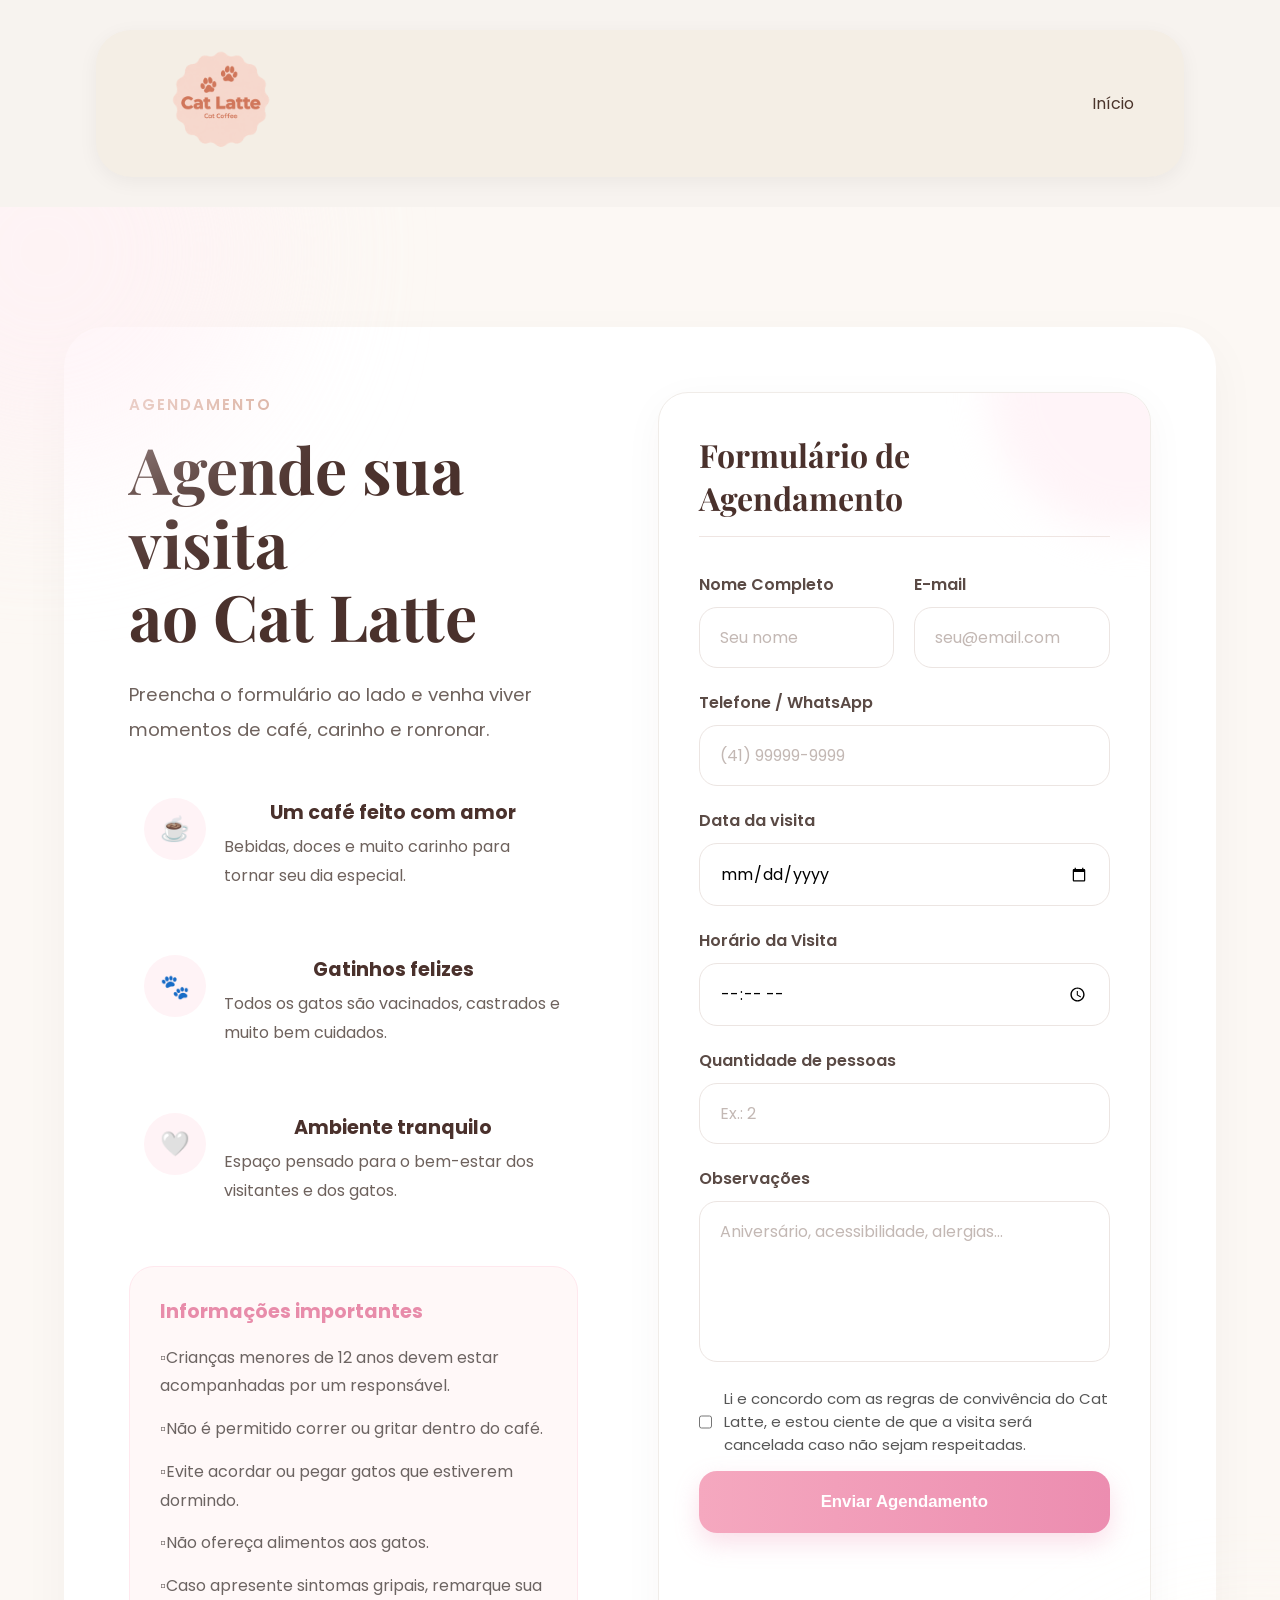
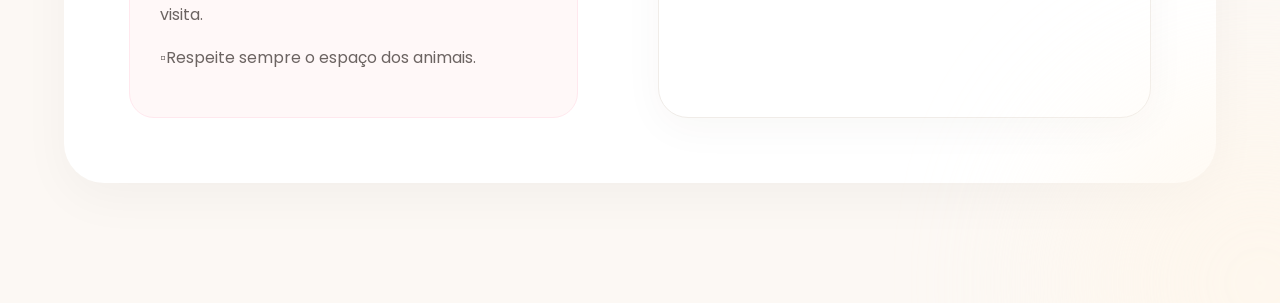
<file: agendamento.html>
<!DOCTYPE html>
<html lang="pt-br">
<head>
    <meta charset="UTF-8">
    <meta name="viewport" content="width=device-width, initial-scale=1.0">
    <title>Agendamento | Cat Latte</title>
    <link rel="stylesheet" href="style.css">

    <link rel="preconnect" href="https://fonts.googleapis.com">
    <link rel="preconnect" href="https://fonts.gstatic.com" crossorigin>
    <link rel="icon" type="image/png" href="icon.png">


    <link href="https://fonts.googleapis.com/css2?family=Playfair+Display:wght@400;500;600;700&family=Poppins:wght@300;400;500&family=Parisienne&display=swap" rel="stylesheet">

    <style>
        /* Estilos do modal de confirmação */
        .confirmacao-overlay {
            display: none;
            position: fixed;
            top: 0; left: 0;
            width: 100%; height: 100%;
            background: rgba(74, 52, 43, 0.5);
            backdrop-filter: blur(8px);
            z-index: 9999;
            justify-content: center;
            align-items: center;
            animation: fadeInOverlay 0.4s ease;
        }

        .confirmacao-overlay.ativo {
            display: flex;
        }

        .confirmacao-card {
            background: #fff;
            border-radius: 35px;
            padding: 60px 50px;
            max-width: 520px;
            width: 90%;
            text-align: center;
            box-shadow: 0 25px 60px rgba(0,0,0,0.15);
            animation: slideUp 0.5s cubic-bezier(0.34, 1.56, 0.64, 1);
        }

        .confirmacao-card .icone-sucesso {
            font-size: 4rem;
            margin-bottom: 20px;
            animation: bounce 0.6s ease 0.3s both;
        }

        .confirmacao-card h2 {
            font-family: 'Playfair Display', serif;
            color: #4A312C;
            font-size: 2rem;
            margin-bottom: 15px;
        }

        .confirmacao-card p {
            color: #6E625D;
            font-size: 1.05rem;
            line-height: 1.8;
            margin-bottom: 10px;
        }

        .confirmacao-card .nome-destaque {
            color: #EC8DB0;
            font-weight: 600;
        }

        .confirmacao-card .info-agendamento {
            background: #FFF7F9;
            border: 1px solid #FDE1EA;
            border-radius: 18px;
            padding: 20px;
            margin: 25px 0;
            text-align: left;
        }

        .confirmacao-card .info-agendamento p {
            margin-bottom: 5px;
            font-size: 0.95rem;
        }

        .confirmacao-card .btn-voltar {
            display: inline-block;
            background: linear-gradient(90deg, #F5A8BF, #EC8DB0);
            color: #fff;
            text-decoration: none;
            padding: 16px 40px;
            border-radius: 18px;
            font-size: 1.05rem;
            font-weight: 600;
            transition: 0.35s;
            margin-top: 15px;
            border: none;
            cursor: pointer;
            box-shadow: 0 10px 25px rgba(236,141,176,0.28);
        }

        .confirmacao-card .btn-voltar:hover {
            transform: translateY(-4px);
            box-shadow: 0 18px 40px rgba(236,141,176,0.35);
        }

        @keyframes fadeInOverlay {
            from { opacity: 0; }
            to { opacity: 1; }
        }

        @keyframes slideUp {
            from { opacity: 0; transform: translateY(40px) scale(0.95); }
            to { opacity: 1; transform: translateY(0) scale(1); }
        }

        @keyframes bounce {
            0% { transform: scale(0); }
            50% { transform: scale(1.2); }
            100% { transform: scale(1); }
        }
    </style>
</head>
<body>
    <header>
        <div class="logo">
            <img src="logo.png" alt="" width="150">
        </div>

       <nav>
    <a href="index.html">Início</a>
</nav>
    </header>

    
    <section class="agendamento" id="agendamento">
        <div class="agendamento-container">

            <!-- Lado Esquerdo -->
            <div class="info">
                <span class="subtitulo">AGENDAMENTO</span>

                <h2>
                    Agende sua visita <br>
                    ao <span>Cat Latte</span> 
                </h2>

                <p>
                    Preencha o formulário ao lado e venha viver
                    momentos de café, carinho e ronronar.
                </p>

                <div class="card-info">
                    <div class="icone">☕</div>
                    <div>
                        <h4>Um café feito com amor</h4>
                        <p>Bebidas, doces e muito carinho para tornar seu dia especial.</p>
                    </div>
                </div>

                <div class="card-info">
                    <div class="icone">🐾</div>
                    <div>
                        <h4>Gatinhos felizes</h4>
                        <p>Todos os gatos são vacinados, castrados e muito bem cuidados.</p>
                    </div>
                </div>

                <div class="card-info">
                    <div class="icone">🤍</div>
                    <div>
                        <h4>Ambiente tranquilo</h4>
                        <p>Espaço pensado para o bem-estar dos visitantes e dos gatos.</p>
                    </div>
                </div>

                <div class="aviso">
                    <h3>Informações importantes</h3>
                    <ul>
                        <li> ▫️Crianças menores de 12 anos devem estar acompanhadas por um responsável.</li>
                        <li> ▫️Não é permitido correr ou gritar dentro do café.</li>
                        <li> ▫️Evite acordar ou pegar gatos que estiverem dormindo.</li>
                        <li> ▫️Não ofereça alimentos aos gatos.</li>
                        <li> ▫️Caso apresente sintomas gripais, remarque sua visita.</li>
                        <li> ▫️Respeite sempre o espaço dos animais.</li>
                    </ul>
                </div>
            </div>

            <!-- Lado Direito -->
            <div class="formulario">
                <h3>Formulário de Agendamento</h3>

                <form id="form-agendamento" onsubmit="return enviarAgendamento(event)">

                    <div class="duas-colunas">
                        <div class="campo">
                            <label>Nome Completo</label>
                            <input type="text" name="nome" placeholder="Seu nome" required>
                        </div>

                        <div class="campo">
                            <label>E-mail</label>
                            <input type="email" name="email" placeholder="seu@email.com" required>
                        </div>
                    </div>

                    <div class="campo">
                        <label>Telefone / WhatsApp</label>
                        <input type="text" name="telefone" placeholder="(41) 99999-9999" required>
                    </div>

                    <div class="campo">
                        <label>Data da visita</label>
                        <input type="date" name="data_visita" required>
                    </div>

                    <div class="campo">
                        <label>Horário da Visita</label>
                        <input type="time" id="horario" name="horario" required>
                    </div>

                    <div class="campo">
                        <label>Quantidade de pessoas</label>
                        <input type="number" name="qtd_pessoas" placeholder="Ex.: 2" min="1" required>
                    </div>

                    <div class="campo">
                        <label>Observações</label>
                        <textarea name="observacoes" rows="5" placeholder="Aniversário, acessibilidade, alergias..."></textarea>
                    </div>

                    <div class="checkbox-container">
                        <label>
                            <input type="checkbox" required>
                            Li e concordo com as regras de convivência do Cat Latte, e estou ciente de que a visita será cancelada caso não sejam respeitadas.
                        </label>
                    </div>

                    <button type="submit">Enviar Agendamento</button>

                </form>
            </div>

        </div>
    </section>

    <!-- Modal de Confirmação -->
    <div class="confirmacao-overlay" id="confirmacao-overlay">
        <div class="confirmacao-card">
            <div class="icone-sucesso">🐾</div>
            <h2>Agendamento Confirmado!</h2>
            <p>Obrigado, <span class="nome-destaque" id="conf-nome"></span>!</p>
            <div class="info-agendamento">
                <p>📅 <strong>Data:</strong> <span id="conf-data"></span></p>
                <p>🕐 <strong>Horário:</strong> <span id="conf-hora"></span></p>
                <p>👥 <strong>Pessoas:</strong> <span id="conf-pessoas"></span></p>
            </div>
            <p>Estamos ansiosos para recebê-lo! ☕✨</p>
            <a href="index.html" class="btn-voltar">Voltar ao Início</a>
        </div>
    </div>

    <script>
        function enviarAgendamento(event) {
            event.preventDefault();

            const form = document.getElementById('form-agendamento');
            const nome = form.querySelector('[name="nome"]').value;
            const dataVisita = form.querySelector('[name="data_visita"]').value;
            const horario = form.querySelector('[name="horario"]').value;
            const qtdPessoas = form.querySelector('[name="qtd_pessoas"]').value;

            // Formata a data para exibição (DD/MM/AAAA)
            const partes = dataVisita.split('-');
            const dataFormatada = partes[2] + '/' + partes[1] + '/' + partes[0];

            // Preenche o modal de confirmação
            document.getElementById('conf-nome').textContent = nome;
            document.getElementById('conf-data').textContent = dataFormatada;
            document.getElementById('conf-hora').textContent = horario;
            document.getElementById('conf-pessoas').textContent = qtdPessoas;

            // Exibe o modal
            document.getElementById('confirmacao-overlay').classList.add('ativo');

            // Reseta o formulário
            form.reset();

            return false;
        }

        // Fecha o modal ao clicar fora do card
        document.getElementById('confirmacao-overlay').addEventListener('click', function(e) {
            if (e.target === this) {
                this.classList.remove('ativo');
            }
        });
    </script>

</body>
</html>
</file>
<file: style.css>
/* ===== RESET ===== */
*{
    margin:0;
    padding:0;
    box-sizing:border-box;
}

html{
    scroll-behavior:smooth;
}

/* ===== CORES ===== */
:root{
    --bg:#F7F3EF;
    --bege:#F4EEE5;
    --rosa:#F8EAEA;
    --rosa-escuro:#D7A6B2;
    --marrom:#4A342B;
    --texto:#6A625D;
    --branco:#FFFFFF;
}

/* ===== BODY ===== */
body{
    background:var(--bg);
    font-family:'Poppins', sans-serif;
    color:var(--texto);
    overflow-x:hidden;
}

/* ===== ESPAÇAMENTO DAS SEÇÕES ===== */
section{
    padding:100px 0;
}

/* ===== HEADER ===== */
header{
    width:85%;
    margin:30px auto;
    background:var(--bege);
    padding:20px 50px;
    border-radius:35px;

    display:flex;
    justify-content:space-between;
    align-items:center;

    box-shadow:0 5px 20px rgba(0,0,0,.05);
}

.logo h1{
    font-family:'Playfair Display', serif;
    color:var(--marrom);
    font-size:42px;
}

/* ===== MENU ===== */
nav{
    display:flex;
    align-items:center;
    gap:30px;
}

nav a{
    text-decoration:none;
    color:var(--marrom);
    transition:.3s;
}

nav a:hover{
    color:var(--rosa-escuro);
}

/* ===== BOTÃO MENU ===== */
.btn-nav{
    background:var(--rosa);
    padding:14px 25px;
    border-radius:30px;
    font-weight:500;
}

.btn-nav:hover{
    background:var(--rosa-escuro);
    color:white;
}

/* ===== HERO ===== */
.hero{
    width:85%;
    margin:auto;

    display:flex;
    justify-content:space-between;
    align-items:center;
    gap:100px;
}

.hero-text{
    flex:1;
}

.hero-text h2{
    font-family:'Playfair Display', serif;
    color:var(--marrom);
    font-size:65px;
    margin-bottom:30px;
}

.hero-text p{
    font-size:18px;
    line-height:2;
    margin-bottom:45px;
    max-width:500px;
    text-align:center;
}

.hero-image{
    flex:1;
    display:flex;
    justify-content:center;
}

.hero-image img{
    width:450px;
    height:450px;
    object-fit:cover;
    border-radius:50%;
    box-shadow:0 15px 30px rgba(0,0,0,.12);
}

/* ===== BOTÕES ===== */
.botao{
    display:inline-block;
    background:var(--marrom);
    color:white;
    text-decoration:none;
    padding:18px 35px;
    border-radius:40px;
    transition:.3s;
    text-align:center;
}

.botao:hover{
    transform:translateY(-5px);
    background:var(--rosa-escuro);
}

/* ===== SOBRE ===== */
.sobre-home{
    width:85%;
    margin:auto;

    background:var(--branco);
    border-radius:50px;
    padding:80px;

    display:flex;
    align-items:center;
    justify-content:space-between;
    gap:100px;

    box-shadow:0 10px 25px rgba(0,0,0,.05);
}

.sobre-texto{
    flex:1;
}

.sobre-texto h2{
    font-family:'Playfair Display', serif;
    color:var(--marrom);
    font-size:50px;
    margin-bottom:35px;
}

.sobre-texto p{
    line-height:2;
    margin-bottom:20px;
}

.sobre-imagem{
    flex:1;
}

.sobre-imagem img{
    width:100%;
    border-radius:40px;
}

/* ===== TITULOS ===== */
.titulo-secao{
    text-align:center;
    margin-bottom:70px;
}

.titulo-secao h2{
    font-family:'Playfair Display', serif;
    font-size:55px;
    color:var(--marrom);
    margin-bottom:15px;
}

.titulo-secao p{
    font-size:18px;
}

/* ===== GATINHOS ===== */
.destaque-gatos{
    background:var(--rosa);
    margin-top:120px;
}

.cards-gatos{
    width:85%;
    margin:auto;

    display:grid;
    grid-template-columns:repeat(auto-fit,minmax(250px,1fr));
    gap:40px;
}

.card{
    background:white;
    border-radius:35px;
    padding:25px;
    text-align:center;

    box-shadow:0 10px 25px rgba(0,0,0,.08);
    transition:.3s;
}

.card:hover{
    transform:translateY(-10px);
}

.card img{
    width:100%;
    height:280px;
    object-fit:cover;
    border-radius:25px;
    margin-bottom:20px;
}

.card h3{
    font-family:'Playfair Display', serif;
    color:var(--marrom);
    margin-bottom:10px;
}

/* ===== CARDÁPIO ===== */
.cardapio{
    width:85%;
    margin:auto;
}

.cards-comidas{
    display:grid;
    grid-template-columns:repeat(auto-fit,minmax(250px,1fr));
    gap:40px;
}

.food-card{
    background:white;
    border-radius:35px;
    overflow:hidden;

    box-shadow:0 10px 25px rgba(0,0,0,.08);
    transition:.3s;
}

.food-card:hover{
    transform:translateY(-10px);
}

.food-card img{
    width:100%;
    height:250px;
    object-fit:cover;
}

.food-card h3{
    padding:25px 25px 10px;
    font-family:'Playfair Display', serif;
    color:var(--marrom);
}

.food-card span{
    display:block;
    padding:0 25px 30px;
    color:var(--rosa-escuro);
    font-weight:600;
}

/* ===== AGENDAMENTO ===== */
.agendamento-home{
    width:85%;
    margin:120px auto;

    background:var(--bege);
    border-radius:50px;
    padding:80px;

    display:flex;
    align-items:center;
    justify-content:space-between;
    gap:100px;
}

.agendamento-texto{
    flex:1;
}

.agendamento-texto h2{
    font-family:'Playfair Display', serif;
    color:var(--marrom);
    font-size:50px;
    margin-bottom:30px;
}

.agendamento-texto p{
    line-height:2;
    margin-bottom:40px;
}

.agendamento-imagem{
    flex:1;
}

.agendamento-imagem img{
    width:100%;
    border-radius:40px;
}

/* ===== FOOTER ===== */
footer{
    background:var(--marrom);
    color:white;
    text-align:center;
    padding:35px;
    margin-top:100px;
}

/* ===== RESPONSIVO ===== */
@media(max-width:900px){

    header{
        flex-direction:column;
        gap:25px;
        padding:30px;
    }

    nav{
        flex-wrap:wrap;
        justify-content:center;
    }

    .hero,
    .sobre-home,
    .agendamento-home{
        flex-direction:column;
        text-align:center;
    }

    .hero-text h2{
        font-size:45px;
    }

    .sobre-texto h2,
    .agendamento-texto h2,
    .titulo-secao h2{
        font-size:40px;
    }

    .hero-image img{
        width:320px;
        height:320px;
    }
}

/* ===== AGENDAMENTO ===== */
    

.agendamento{
    width:100%;
    padding:120px 0;
    background:#FCF8F4;
}

.agendamento-container{

    width:min(1400px,90%);
    margin:auto;

    display:grid;
    grid-template-columns:1fr 1.1fr;
    gap:80px;

    background:#fff;

    border-radius:40px;

    padding:65px;

    box-shadow:
    0 15px 50px rgba(0,0,0,.04);

}

.subtitulo{

    font-size:.95rem;

    font-weight:600;

    letter-spacing:2px;

    color:#D8AE9C;

    text-transform:uppercase;

}

.info h2{

    font-family:"Playfair Display",serif;

    font-size:4rem;

    line-height:1.15;

    color:#4A312C;

    margin:15px 0 25px;

}

.info h2 span{

    color:#4A312C;

}

.info p{

    color:#6E625D;

    font-size:1.15rem;

    line-height:1.9;

    max-width:520px;

}

.card-info{

    display:flex;

    align-items:flex-start;

    gap:18px;

    margin-top:35px;

}

.icone{

    width:62px;

    height:62px;

    border-radius:50%;

    background:#FFF3F6;

    color:#F58DB2;

    display:flex;

    justify-content:center;

    align-items:center;

    font-size:1.5rem;

    flex-shrink:0;

}

.card-info h4{

    color:#4A312C;

    font-size:1.2rem;

    margin-bottom:6px;

}

.card-info p{

    font-size:1rem;

    line-height:1.8;

}
.aviso{

    margin-top:45px;
    background:#FFF8F8;
    border:1px solid #FFE8EE;
    border-radius:25px;
    padding:30px;

}

.aviso h3{

    color:#E88CAA;
    margin-bottom:18px;
    font-size:1.2rem;

}

.aviso ul{

    list-style:none;

}

.aviso li{

    margin:14px 0;
    color:#6C6462;
    line-height:1.8;

}

.formulario{

    background:#fff;
    border:1px solid #F0ECE8;
    border-radius:30px;
    padding:40px;

}

.formulario h3{

    font-size:2rem;
    color:#4A312C;
    margin-bottom:35px;
    font-family:"Playfair Display",serif;

}

.duas-colunas{

    display:grid;
    grid-template-columns:1fr 1fr;
    gap:20px;

}

.campo{

    display:flex;
    flex-direction:column;
    margin-bottom:22px;

}

.campo label{

    margin-bottom:10px;
    color:#5A4A45;
    font-weight:600;

}

.campo input,
.campo textarea{

    width:100%;

    padding:17px 20px;

    border-radius:18px;

    border:1px solid #ECE5E2;

    outline:none;

    font-size:1rem;

    background:#fff;

    transition:.35s;

}

.campo textarea{

    resize:none;

    min-height:140px;

}

.campo input:hover,
.campo textarea:hover{

    border-color:#F4BCD0;

}

.campo input:focus,
.campo textarea:focus{

    border-color:#F29FBE;

    box-shadow:

    0 0 0 5px rgba(244,167,193,.15);

}

/*==========================
BOTÃO
==========================*/

.formulario button{

    width:100%;

    height:62px;

    border:none;

    border-radius:18px;

    cursor:pointer;

    background:linear-gradient(
    90deg,
    #F5A8BF,
    #EC8DB0
    );

    color:#fff;

    font-size:1.05rem;

    font-weight:600;

    transition:.35s;

    margin-top:15px;

    box-shadow:
    0 10px 25px rgba(236,141,176,.28);

}

.formulario button:hover{

    transform:translateY(-4px);

    box-shadow:
    0 18px 40px rgba(236,141,176,.35);

}

.formulario button:active{

    transform:scale(.98);

}

/*==========================
CONFIRMAÇÃO
==========================*/

.termo{

    display:flex;

    align-items:center;

    gap:15px;

    margin-top:10px;

    margin-bottom:25px;

    padding:18px 22px;

    background:#FFF7F9;

    border-radius:18px;

    border:1px solid #FDE1EA;

}

.termo span{

    font-size:1.7rem;

}

.termo p{

    color:#6B6663;

    font-size:.96rem;

    line-height:1.7;

}

.formulario h3{

    position:relative;

    padding-bottom:18px;

}

.formulario h3::after{

    content:"";

    position:absolute;

    left:0;

    bottom:0;

    width:100%;

    height:1px;

    background:#EFE5E2;

}

::placeholder{

    color:#C3B8B4;

}
.card-info{

    transition:.35s;

}

.card-info:hover{

    transform:translateX(8px);

}

.aviso{

    transition:.35s;

}

.aviso:hover{

    transform:translateY(-5px);

    box-shadow:

    0 15px 35px rgba(0,0,0,.05);

}

/*==========================
TABLET
==========================*/

@media(max-width:1100px){

.agendamento-container{

grid-template-columns:1fr;

gap:60px;

padding:45px;

}

.info h2{

font-size:3rem;

}

.duas-colunas{

grid-template-columns:1fr;

}


}

/*==========================
CELULAR
==========================*/

@media(max-width:700px){

.agendamento{

padding:70px 0;

}

.agendamento-container{

padding:30px;

border-radius:25px;

}

.info h2{

font-size:2.3rem;

}

.formulario{

padding:28px;

}

.icone{

width:55px;

height:55px;

font-size:1.2rem;

}

.formulario h3{

font-size:1.6rem;

}

.card-info{

gap:15px;

}

}

.card-info{

padding:15px;

border-radius:18px;

}

.card-info:hover{

background:#FFF9FA;

}

.campo input,
.campo textarea{

font-family:inherit;

}

.campo input:focus,
.campo textarea:focus{

background:#FFFDFE;

}

.formulario{

box-shadow:

0 10px 40px rgba(70,40,30,.04);

}
.formulario{

position:relative;

overflow:hidden;

}

.formulario::before{

content:"";

position:absolute;

width:280px;

height:280px;

background:#FFEAF1;

border-radius:50%;

top:-140px;

right:-120px;

opacity:.5;

filter:blur(20px);

pointer-events:none;

}

.agendamento{

position:relative;

overflow:hidden;

}

.agendamento::before{

content:"";

position:absolute;

width:450px;

height:450px;

background:#FFF1F5;

border-radius:50%;

top:-180px;

left:-180px;

filter:blur(80px);

opacity:.7;

}

.agendamento::after{

content:"";

position:absolute;

width:400px;

height:400px;

background:#FFF6E9;

bottom:-180px;

right:-180px;

border-radius:50%;

filter:blur(80px);

opacity:.6;

}
/* ===== contato ===== */

.redes{
    display: flex;
    flex-direction: column;
    gap: 15px;
}

.redes span{
    color: #4A342B;
    font-weight: 500;
    font-size: 17px;
    cursor: pointer;
    transition: .3s;
}

.redes span:hover{
    color: #D7A6B2;
    transform: translateX(5px);
}

.contato{
    max-width:1200px;
    margin:auto;
    padding:80px 20px;
    text-align:center;
}

.contato h2{
    font-size:40px;
    margin-bottom:10px;
}

.contato p{
    color:#777;
}

.info-contato{
    display:grid;
    grid-template-columns:repeat(auto-fit,minmax(220px,1fr));
    gap:20px;
    margin:40px 0;
}

.item{
    background:#fff;
    border:1px solid #ececec;
    border-radius:15px;
    padding:25px;
    transition:.3s;
}

.item:hover{
    transform:translateY(-5px);
    border-color:#D7A6B2;
    box-shadow:0 10px 25px rgba(255,123,189,.2);
}

.item h3{
    margin-bottom:10px;
    color:#D7A6B2;
}

.item a{
    text-decoration:none;
    color:#333;
    font-weight:500;
}

.item a:hover{
    color:#D7A6B2;
}

.mapa{
    border-radius:20px;
    overflow:hidden;
    box-shadow:0 10px 30px rgba(0,0,0,.1);
}

.checkbox-container{
    margin-top:25px;
}

.checkbox-container label{

    display:flex;
    align-items:center;
    gap:12px;

    font-size:15px;
    color:#555;

    cursor:pointer;

}

.checkbox-container input{

    width:18px;
    height:18px;

    accent-color:#f8a8c4;

    cursor:pointer;

}
h4{
    text-align:center;
    color:#97354e;
}

/* --- style.css --- */

/* 1. Efeito LED Rosa Neon para as Imagens */
/* Adiciona uma sombra interna rosa e um brilho externo */
.hero-image img,
.sobre-imagem img,
.agendamento-imagem img,
.card img,
.food-card img {
    box-shadow: 
        0 0 10px rgba(255, 20, 147, 0.5), /* Brilho suave */
        0 0 20px rgba(255, 20, 147, 0.3),
        inset 0 0 15px rgba(255, 20, 147, 0.2); /* Luz interna */
    border-radius: 15px; /* Bordas arredondadas combinam mais */
    transition: box-shadow 0.3s ease;
}

/* Efeito Hover nas imagens: o LED fica mais forte */
.hero-image img:hover,
.card:hover img,
.food-card:hover img {
    box-shadow: 
        0 0 20px rgba(255, 20, 147, 0.8),
        0 0 30px rgba(255, 20, 147, 0.6),
        inset 0 0 20px rgba(255, 20, 147, 0.4);
}


.js-fade-in {
    opacity: 0;
    transform: translateY(20px);
    transition: opacity 1s ease, transform 1s ease;
}

.js-fade-in.active {
    opacity: 1;
    transform: translateY(0);
}

.botao {
    position: relative;
    overflow: hidden;
    transition: all 0.4s ease;
    z-index: 1;
}

.botao::after {
    content: '';
    position: absolute;
    bottom: 0;
    left: 0;
    width: 100%;
    height: 0;
    background-color: rgba(255, 20, 147, 0.2); /* Fundo rosa no hover */
    z-index: -1;
    transition: all 0.4s ease;
}

.botao:hover {
    transform: translateY(-3px); /* Levanta levemente */
    box-shadow: 0 5px 15px rgba(255, 20, 147, 0.4); /* Brilho rosa */
}

.botao:hover::after {
    height: 100%;
}

/* --- ESTILO DO MODAL (CARD GRANDE DE INFORMAÇÕES) --- */
.card {
    cursor: pointer; /* Transforma o mouse em mãozinha ao passar no card */
}

.modal {
    display: none; /* Escondido por padrão */
    position: fixed;
    z-index: 1000;
    left: 0;
    top: 0;
    width: 100%;
    height: 100%;
    background-color: rgba(0, 0, 0, 0.6); /* Fundo escuro transparente */
    backdrop-filter: blur(5px); /* Efeito de desfoque no fundo */
    justify-content: center;
    align-items: center;
}

.modal-conteudo {
    background-color: #fff;
    padding: 25px;
    border-radius: 20px;
    max-width: 500px;
    width: 90%;
    position: relative;
    box-shadow: 0 0 25px rgba(255, 20, 147, 0.5); /* Luz rosa ao redor do card */
    animation: popup 0.3s ease-out;
}

@keyframes popup {
    from { transform: scale(0.8); opacity: 0; }
    to { transform: scale(1); opacity: 1; }
}

.fechar-modal {
    position: absolute;
    top: 10px;
    right: 20px;
    font-size: 28px;
    font-weight: bold;
    color: #888;
    cursor: pointer;
    transition: color 0.2s;
}

.fechar-modal:hover {
    color: #ff1493;
}

.modal-corpo {
    display: flex;
    flex-direction: column;
    align-items: center;
    text-align: center;
    gap: 15px;
}

.modal-corpo img {
    width: 200px;
    height: 200px;
    object-fit: cover;
    border-radius: 15px;
    box-shadow: 0 0 15px rgba(255, 20, 147, 0.6); /* LED Rosa na imagem */
}

.modal-info h2 {
    color: #333;
    margin-bottom: 10px;
    font-family: 'Playfair Display', serif;
}

.modal-info p {
    color: #555;
    margin: 8px 0;
    line-height: 1.4;
}
</file>
